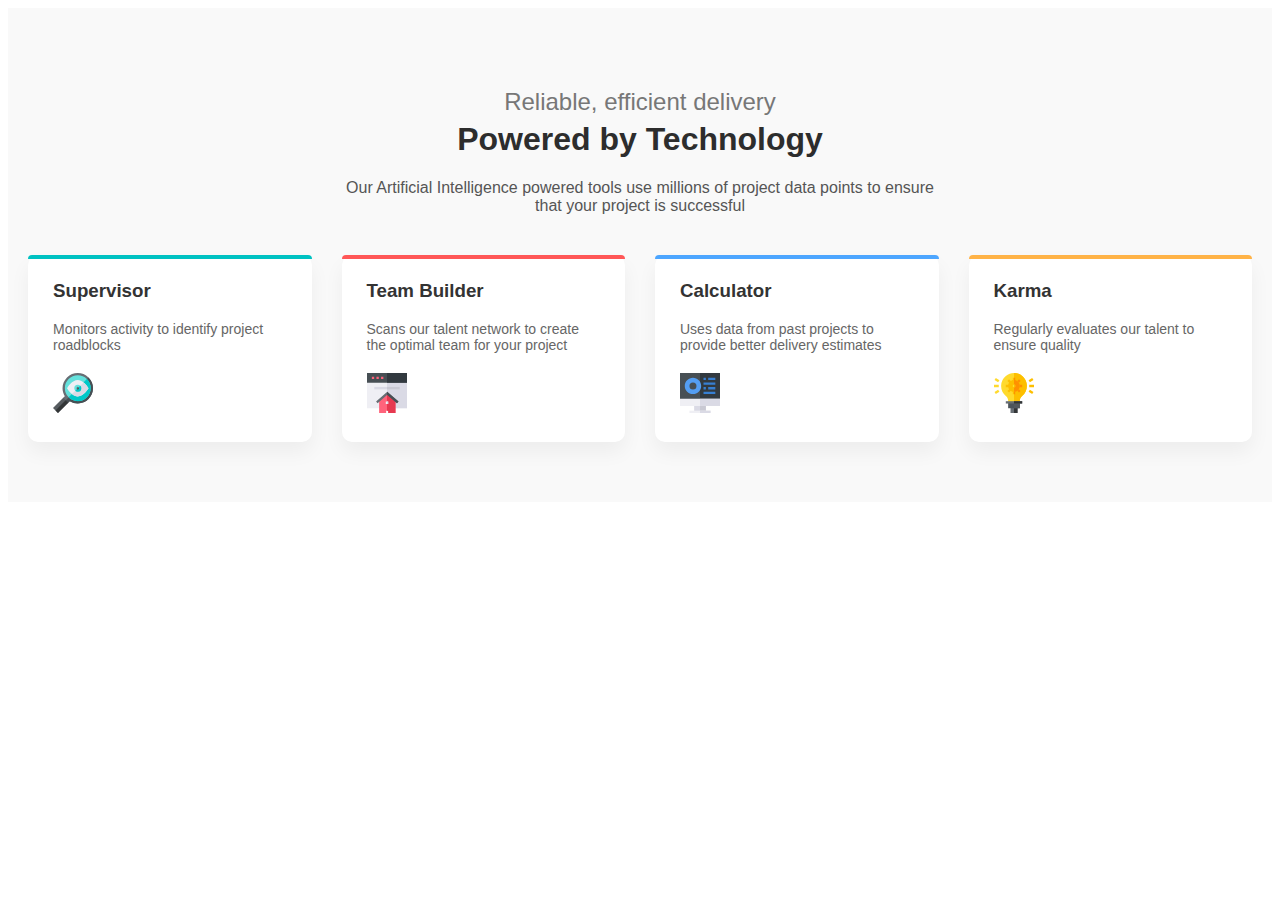
<file: cards/index.html>
<!DOCTYPE html>
<html lang="en">
    <head>
        <meta charset="UTF-8" />
        <meta name="viewport" content="width=device-width, initial-scale=1.0" />
        <title>cards</title>
        <link rel="stylesheet" href="style.css" />
    </head>
    <body>
        <section class="tech-section">
            <div class="tech-header">
                <h2>Reliable, efficient delivery</h2>
                <h1><strong>Powered by Technology</strong></h1>
                <p>
                    Our Artificial Intelligence powered tools use millions of
                    project data points to ensure that your project is
                    successful
                </p>
            </div>
            <div class="tech-cards">
                <div class="card top cyan">
                    <h3>Supervisor</h3>
                    <p>Monitors activity to identify project roadblocks</p>
                    <img
                        src="./four-card-feature-section-master/images/icon-supervisor.svg"
                        alt="Supervisor Icon"
                    />
                </div>
                <div class="card top red">
                    <h3>Team Builder</h3>
                    <p>
                        Scans our talent network to create the optimal team for
                        your project
                    </p>
                    <img
                        src="./four-card-feature-section-master/images/icon-team-builder.svg"
                        alt="Team Builder Icon"
                    />
                </div>
                <div class="card top blue">
                    <h3>Calculator</h3>
                    <p>
                        Uses data from past projects to provide better delivery
                        estimates
                    </p>
                    <img
                        src="./four-card-feature-section-master/images/icon-calculator.svg"
                        alt="Calculator Icon"
                    />
                </div>
                <div class="card top orange">
                    <h3>Karma</h3>
                    <p>Regularly evaluates our talent to ensure quality</p>
                    <img
                        src="./four-card-feature-section-master/images/icon-karma.svg"
                        alt="Karma Icon"
                    />
                </div>
            </div>
        </section>
    </body>
</html>
</file>
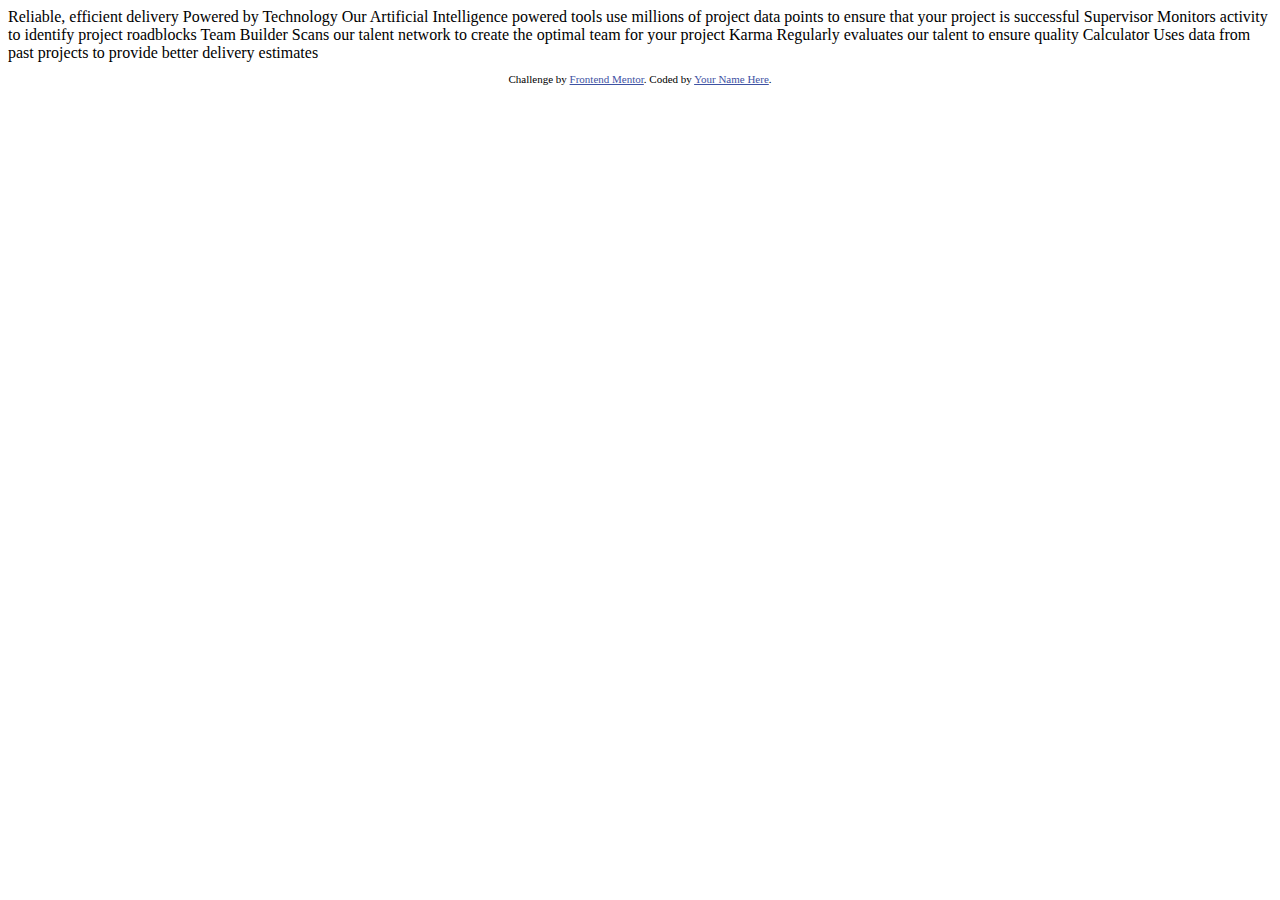
<file: cards/four-card-feature-section-master/index.html>
<!DOCTYPE html>
<html lang="en">
<head>
  <meta charset="UTF-8">
  <meta name="viewport" content="width=device-width, initial-scale=1.0"> <!-- displays site properly based on user's device -->

  <link rel="icon" type="image/png" sizes="32x32" href="./images/favicon-32x32.png">
  
  <title>Frontend Mentor | Four card feature section</title>

  <!-- Feel free to remove these styles or customise in your own stylesheet 👍 -->
  <style>
    .attribution { font-size: 11px; text-align: center; }
    .attribution a { color: hsl(228, 45%, 44%); }
  </style>
</head>
<body>
  
  Reliable, efficient delivery
  Powered by Technology

  Our Artificial Intelligence powered tools use millions of project data points 
  to ensure that your project is successful

  Supervisor
  Monitors activity to identify project roadblocks

  Team Builder
  Scans our talent network to create the optimal team for your project

  Karma
  Regularly evaluates our talent to ensure quality

  Calculator
  Uses data from past projects to provide better delivery estimates

  
  <footer>
    <p class="attribution">
      Challenge by <a href="https://www.frontendmentor.io?ref=challenge" target="_blank">Frontend Mentor</a>. 
      Coded by <a href="#">Your Name Here</a>.
    </p>
  </footer>
</body>
</html>
</file>
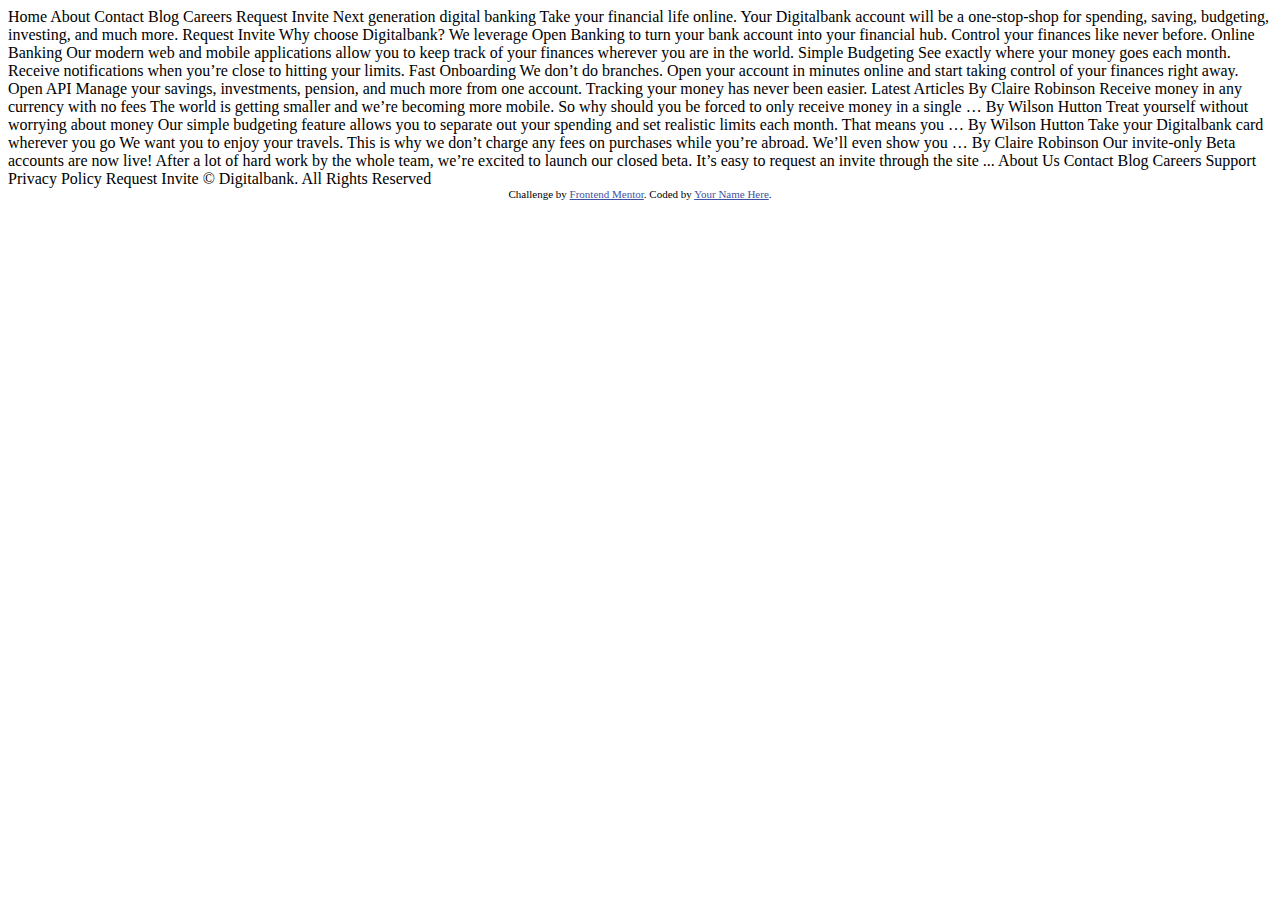
<file: digitalbank/digitalbank-landing-page-master/index.html>
<!DOCTYPE html>
<html lang="en">
<head>
  <meta charset="UTF-8">
  <meta name="viewport" content="width=device-width, initial-scale=1.0"> <!-- displays site properly based on user's device -->

  <link rel="icon" type="image/png" sizes="32x32" href="./images/favicon-32x32.png">
  
  <title>Frontend Mentor | Digitalbank landing page</title>

  <!-- Feel free to remove these styles or customise in your own stylesheet 👍 -->
  <style>
    .attribution { font-size: 11px; text-align: center; }
    .attribution a { color: hsl(228, 45%, 44%); }
  </style>
</head>
<body>

  Home
  About
  Contact
  Blog
  Careers

  Request Invite



  Next generation digital banking

  Take your financial life online. Your Digitalbank account will be a one-stop-shop 
  for spending, saving, budgeting, investing, and much more.

  Request Invite



  Why choose Digitalbank?

  We leverage Open Banking to turn your bank account into your financial hub. Control 
  your finances like never before.

  Online Banking
  Our modern web and mobile applications allow you to keep track of your finances 
  wherever you are in the world.

  Simple Budgeting
  See exactly where your money goes each month. Receive notifications when you’re 
  close to hitting your limits.

  Fast Onboarding
  We don’t do branches. Open your account in minutes online and start taking control 
  of your finances right away.

  Open API
  Manage your savings, investments, pension, and much more from one account. Tracking 
  your money has never been easier.

  

  Latest Articles

  By Claire Robinson
  Receive money in any currency with no fees
  The world is getting smaller and we’re becoming more mobile. So why should you be 
  forced to only receive money in a single …

  By Wilson Hutton
  Treat yourself without worrying about money
  Our simple budgeting feature allows you to separate out your spending and set 
  realistic limits each month. That means you …

  By Wilson Hutton
  Take your Digitalbank card wherever you go
  We want you to enjoy your travels. This is why we don’t charge any fees on purchases 
  while you’re abroad. We’ll even show you …

  By Claire Robinson
  Our invite-only Beta accounts are now live!
  After a lot of hard work by the whole team, we’re excited to launch our closed beta. 
  It’s easy to request an invite through the site ...

  

  About Us
  Contact
  Blog
  Careers
  Support
  Privacy Policy

  Request Invite

  © Digitalbank. All Rights Reserved
  
  <div class="attribution">
    Challenge by <a href="https://www.frontendmentor.io?ref=challenge" target="_blank">Frontend Mentor</a>. 
    Coded by <a href="#">Your Name Here</a>.
  </div>
</body>
</html>
</file>
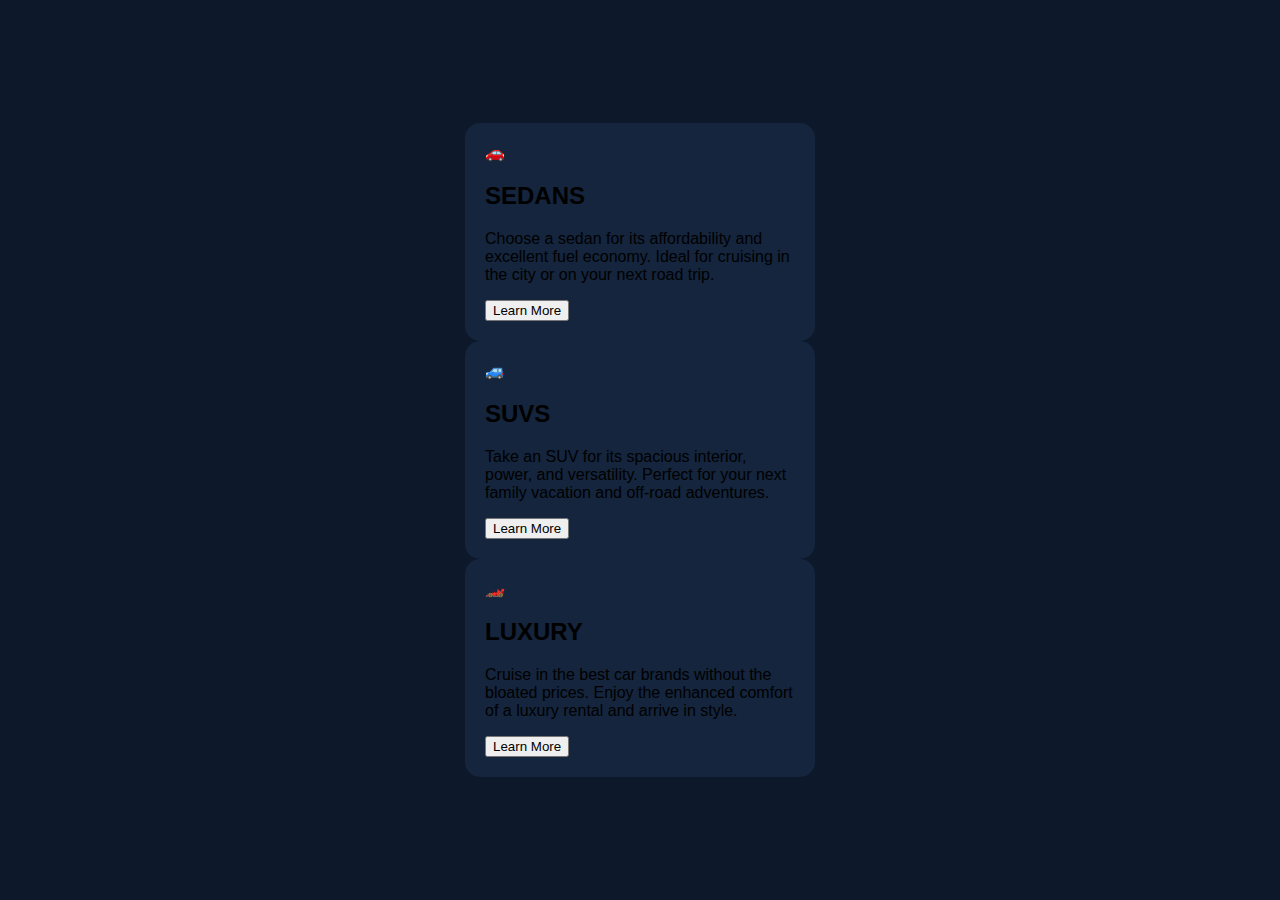
<file: index1.html>
<!DOCTYPE html>
        <html lang="en">
            <head>
                <meta charset="UTF-8" />
                <meta
                    name="viewport"
                    content="width=device-width, initial-scale=1.0"
                />
                <title>car</title>
                <link rel="stylesheet" href="style.css" />
            </head>
            <body>
                <div class="container">
                    <div class="card sedans">
                        <div class="icon">🚗</div>
                        <h2>SEDANS</h2>
                        <p>
                            Choose a sedan for its affordability and excellent
                            fuel economy. Ideal for cruising in the city or on
                            your next road trip.
                        </p>
                        <button>Learn More</button>
                    </div>
                    <div class="card suvs">
                        <div class="icon">🚙</div>
                        <h2>SUVS</h2>
                        <p>
                            Take an SUV for its spacious interior, power, and
                            versatility. Perfect for your next family vacation
                            and off-road adventures.
                        </p>
                        <button>Learn More</button>
                    </div>
                    <div class="card luxury">
                        <div class="icon">🏎️</div>
                        <h2>LUXURY</h2>
                        <p>
                            Cruise in the best car brands without the bloated
                            prices. Enjoy the enhanced comfort of a luxury
                            rental and arrive in style.
                        </p>
                        <button>Learn More</button>
                    </div>
                </div>
            </body>
        </html>
    </body>
</html>
</file>
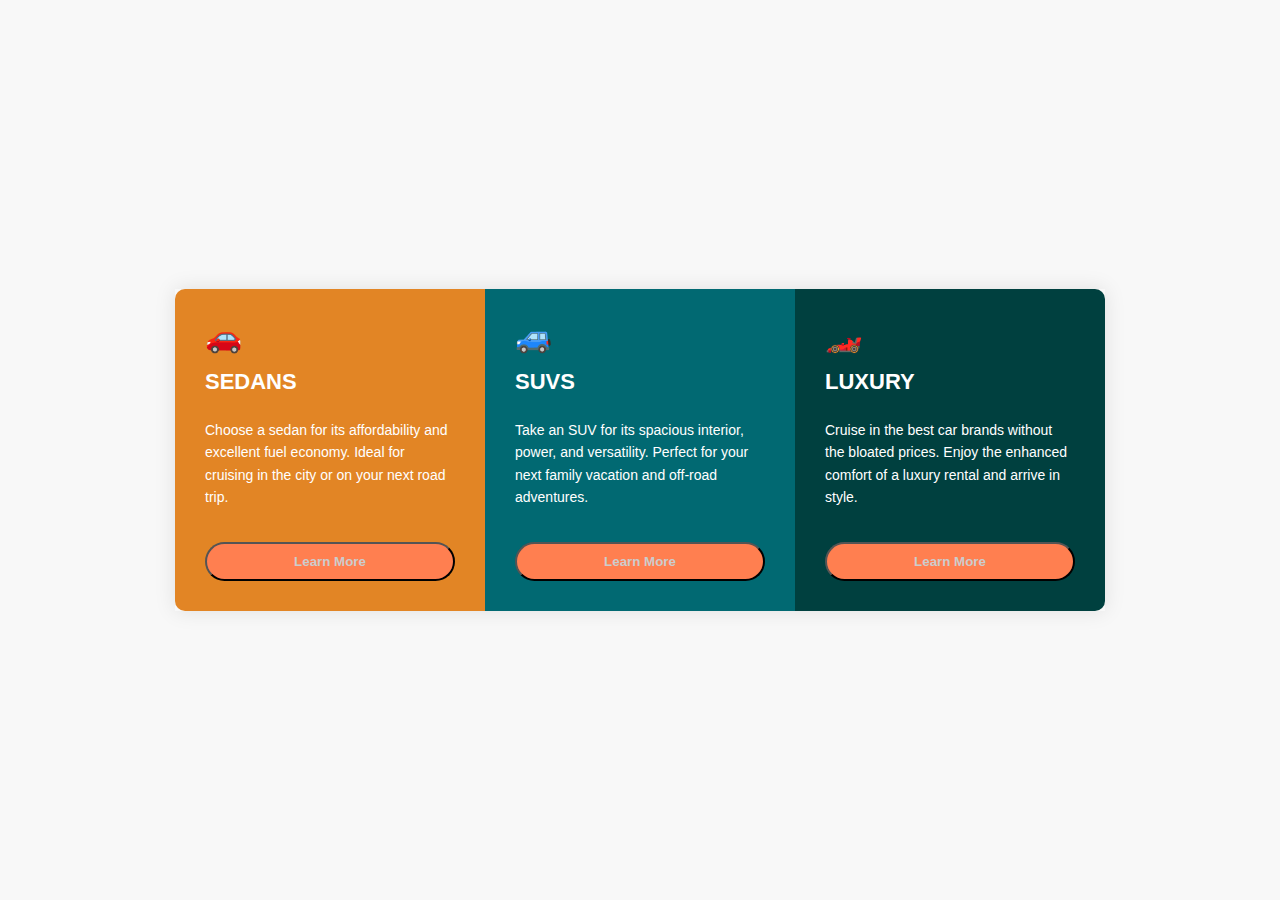
<file: car/index1.html>
<!DOCTYPE html>
        <html lang="en">
            <head>
                <meta charset="UTF-8" />
                <meta
                    name="viewport"
                    content="width=device-width, initial-scale=1.0"
                />
                <title>car</title>
                <link rel="stylesheet" href="style1.css" />
            </head>
            <body>
                <div class="container">
                    <div class="card sedans">
                        <div class="icon">🚗</div>
                        <h2>SEDANS</h2>
                        <p>
                            Choose a sedan for its affordability and excellent
                            fuel economy. Ideal for cruising in the city or on
                            your next road trip.
                        </p>
                        <button>Learn More</button>
                    </div>
                    <div class="card suvs">
                        <div class="icon">🚙</div>
                        <h2>SUVS</h2>
                        <p>
                            Take an SUV for its spacious interior, power, and
                            versatility. Perfect for your next family vacation
                            and off-road adventures.
                        </p>
                        <button>Learn More</button>
                    </div>
                    <div class="card luxury">
                        <div class="icon">🏎️</div>
                        <h2>LUXURY</h2>
                        <p>
                            Cruise in the best car brands without the bloated
                            prices. Enjoy the enhanced comfort of a luxury
                            rental and arrive in style.
                        </p>
                        <button>Learn More</button>
                    </div>
                </div>
            </body>
        </html>
    </body>
</html>
</file>
<file: cards/style.css>
.tech-section {
    background: #f9f9f9;
    padding: 60px 20px;
    text-align: center;
    font-family: "Segoe UI", sans-serif;
}

.tech-header h2 {
    font-weight: 400;
    color: #777;
    margin-bottom: 0;
}

.tech-header h1 {
    font-weight: 700;
    color: #2d2d2d;
    margin-top: 5px;
}

.tech-header p {
    max-width: 600px;
    margin: 20px auto;
    color: #555;
    font-size: 16px;
}

.tech-cards {
    display: grid;
    grid-template-columns: repeat(auto-fit, minmax(250px, 1fr));
    gap: 30px;
    margin-top: 40px;
    justify-items: center;
}

.card {
    background: #fff;
    border-radius: 10px;
    padding: 25px;
    box-shadow: 0 10px 20px rgba(0, 0, 0, 0.05);
    text-align: left;
    max-width: 300px;
    position: relative;
    transition: transform 0.3s ease;
}

.card:hover {
    transform: translateY(-5px);
}

.card h3 {
    margin-top: 0;
    font-weight: 600;
    color: #333;
}

.card p {
    color: #666;
    font-size: 14px;
    margin-bottom: 20px;
}

.card img {
    width: 40px;
    height: 40px;
    object-fit: contain;
}

.card::before {
    content: "";
    display: block;
    height: 4px;
    width: 100%;
    border-top-left-radius: 10px;
    border-top-right-radius: 10px;
    position: absolute;
    top: 0;
    left: 0;
}

.card.cyan::before {
    background-color: #00c2c2;
}
.card.red::before {
    background-color: #ff5757;
}
.card.orange::before {
    background-color: #ffb347;
}
.card.blue::before {
    background-color: #4da6ff;
}
</file>
<file: style.css>
body {
    font-family: sans-serif;
    background-color: #0d192b;
    justify-content: center;
    display: flex;
    align-items: center;
    height: 100vh;
    margin: 0;
}

.container {
    width: 350px;
}

.card {
    background-color: #14253d;
    padding: 20px;
    border-radius: 15px;
}

.image-container {
    width: 100%;
    border-radius: 15px;
    overflow: hidden;
}

.image-container img {
    width: 100%;
    display: block;
}

.card-content {
    padding: 20px 0;
    color: #fff;
}

.card-content h2 {
    color: #fff;
}

.card-content p {
    font-size: 1rem;
    color: #8ba0be;
    line-height: 1.5;
}

.card-info {
    display: flex;
    justify-content: space-between;
    align-items: center;
    margin-top: 20px;
    margin-bottom: 10px;
}

.price {
    display: flex;
    align-items: center;
    color: #00e9ff;
    font-weight: bold;
}
.days-left {
    display: flex;
    align-items: center;
    color: #fff;
    font-weight: bold;
}
hr {
    margin: 10px;
    width: 102%;
    height: 100;
}
.price img {
    width: 12px;
    margin-right: 5px;
}

.days-left img {
    width: 16px;
    margin-right: 5px;
}

.creator {
    display: flex;
    align-items: center;
    color: #8ba0be;
}

.creator img {
    width: 30px;
    border: 1px solid white;
    border-radius: 50%;
    margin-right: 10px;
}

.creator a {
    color: #fff;
    text-decoration: none;
}

.creator a:hover {
    color: #00e9ff;
}
</file>
<file: car/style1.css>
body {
    font-family: Arial, sans-serif;
    background: #f8f8f8;
    display: flex;
    justify-content: center;
    align-items: center;
    height: 100vh;
    margin: 0;
}

.container {
    display: flex;
    gap: 0;
    box-shadow: 0 0 20px rgba(0, 0, 0, 0.1);
}

.card {
    width: 250px;
    padding: 30px;
    color: white;
    text-align: left;
    display: flex;
    flex-direction: column;
    justify-content: space-between;
}

.card h2 {
    margin: 15px 0 10px;
    font-size: 22px;
}

.card p {
    font-size: 14px;
    line-height: 1.6;
}

.card button {
    text-transform: none;
    margin-top: 20px;
    padding: 10px;
    background-color: coral;
    color: #ccc;
    border-radius: 20px;
    font-weight: bold;
}

.card .icon {
    font-size: 30px;
}

.sedans {
    background: #e28525;
    border-top-left-radius: 10px;
    border-bottom-left-radius: 10px;
}

.suvs {
    background: #016972;
}

.luxury {
    background: #00403f;
    border-top-right-radius: 10px;
    border-bottom-right-radius: 10px;
}
</file>
